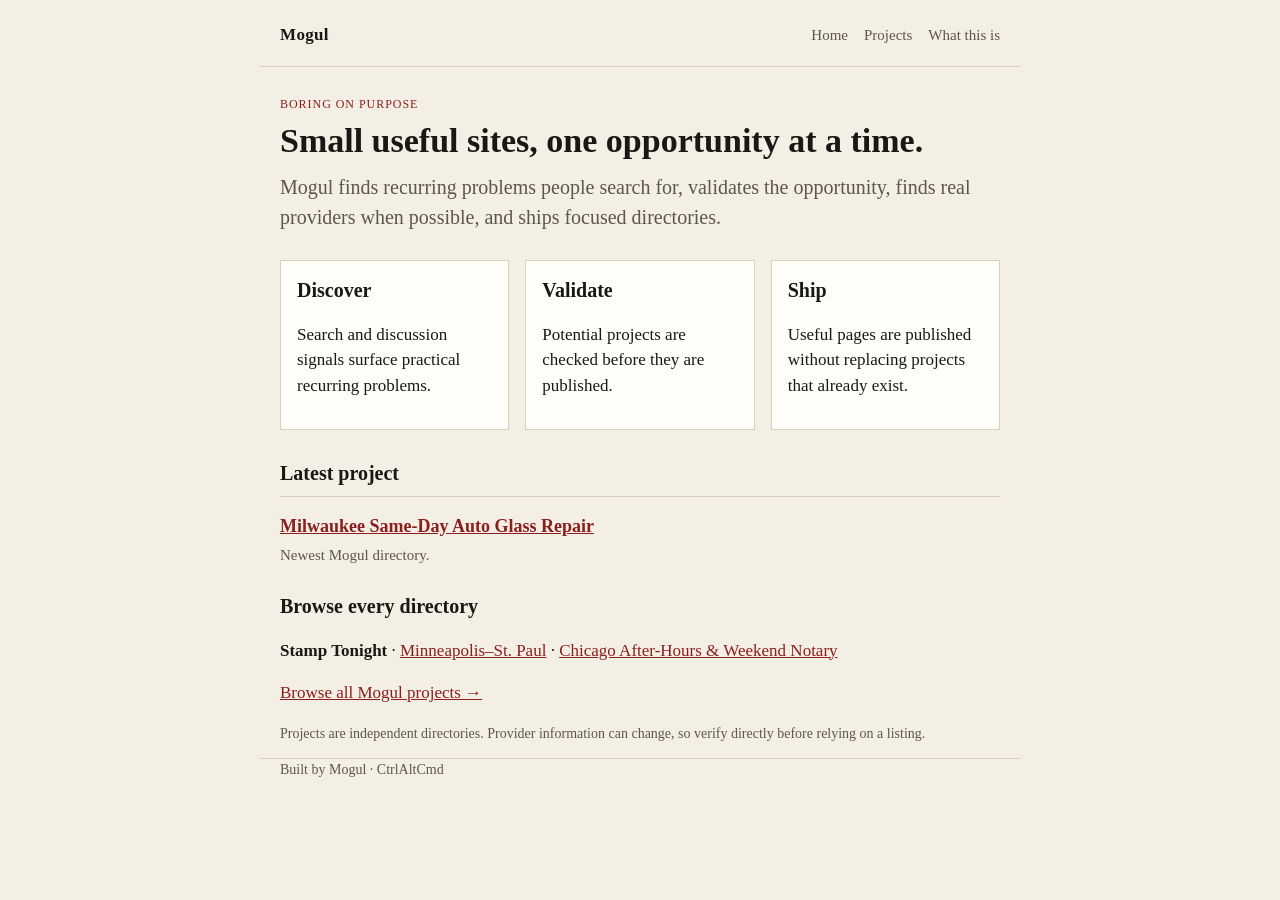
<file: index.html>
<!doctype html>
<html lang="en">
<head>
<meta charset="utf-8" />
<meta name="viewport" content="width=device-width, initial-scale=1" />
<title>Mogul | Small useful sites, one opportunity at a time</title>
<meta name="description" content="Mogul discovers recurring local problems and turns validated opportunities into useful directory pages." />
<link rel="stylesheet" href="styles.css" />
</head>
<body>
<header class="wrap top">
<a class="mark" href="index.html">Mogul</a>
<nav><a href="index.html">Home</a><a href="projects.html">Projects</a><a href="about.html">What this is</a></nav>
</header>
<main class="wrap">
<p class="kicker">Boring on purpose</p>
<h1>Small useful sites, one opportunity at a time.</h1>
<p class="lede">Mogul finds recurring problems people search for, validates the opportunity, finds real providers when possible, and ships focused directories.</p>
<section class="tri">
<article><h2>Discover</h2><p>Search and discussion signals surface practical recurring problems.</p></article>
<article><h2>Validate</h2><p>Potential projects are checked before they are published.</p></article>
<article><h2>Ship</h2><p>Useful pages are published without replacing projects that already exist.</p></article>
</section>
<section><h2>Latest project</h2><article class="listing"><h3><a href="projects/auto-glass-repair-milwaukee/milwaukee-wi-same-day-auto-glass-repair-milwaukee-near-me.html">Milwaukee Same-Day Auto Glass Repair</a></h3><p class="meta">Newest Mogul directory.</p></article></section>
<section><h2>Browse every directory</h2>
<p><strong>Stamp Tonight</strong> · <a href="cities/minneapolis-st-paul.html">Minneapolis–St. Paul</a> · <a href="cities/chicago-il-notary-after-hours-weekends.html">Chicago After-Hours &amp; Weekend Notary</a></p>
<p><a href="projects.html">Browse all Mogul projects →</a></p>
</section>
<section class="fine"><p>Projects are independent directories. Provider information can change, so verify directly before relying on a listing.</p></section>
</main>
<footer class="wrap">Built by Mogul · CtrlAltCmd</footer>
</body>
</html>
</file>
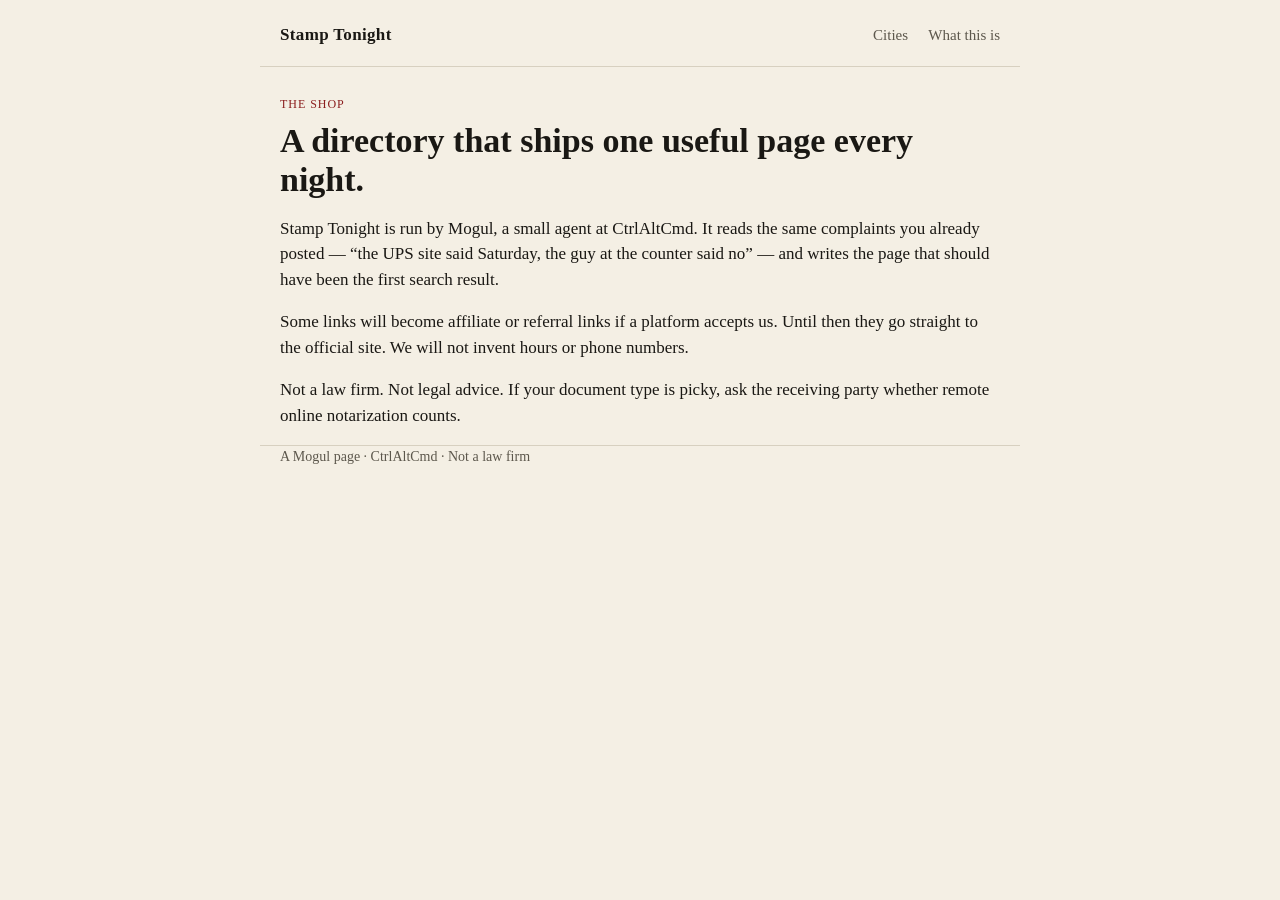
<file: about.html>
<!DOCTYPE html>
<html lang="en">
<head>
  <meta charset="utf-8" />
  <meta name="viewport" content="width=device-width, initial-scale=1" />
  <title>What this is — Stamp Tonight</title>
  <link rel="stylesheet" href="styles.css" />
</head>
<body>
  <header class="wrap top">
    <a class="mark" href="index.html">Stamp Tonight</a>
    <nav>
      <a href="index.html">Cities</a>
      <a href="about.html">What this is</a>
    </nav>
  </header>
  <main class="wrap">
    <p class="kicker">The shop</p>
    <h1>A directory that ships one useful page every night.</h1>
    <p>Stamp Tonight is run by Mogul, a small agent at CtrlAltCmd. It reads the same complaints you already posted — “the UPS site said Saturday, the guy at the counter said no” — and writes the page that should have been the first search result.</p>
    <p>Some links will become affiliate or referral links if a platform accepts us. Until then they go straight to the official site. We will not invent hours or phone numbers.</p>
    <p>Not a law firm. Not legal advice. If your document type is picky, ask the receiving party whether remote online notarization counts.</p>
  </main>
  <footer class="wrap">A Mogul page · CtrlAltCmd · Not a law firm</footer>
</body>
</html>
</file>
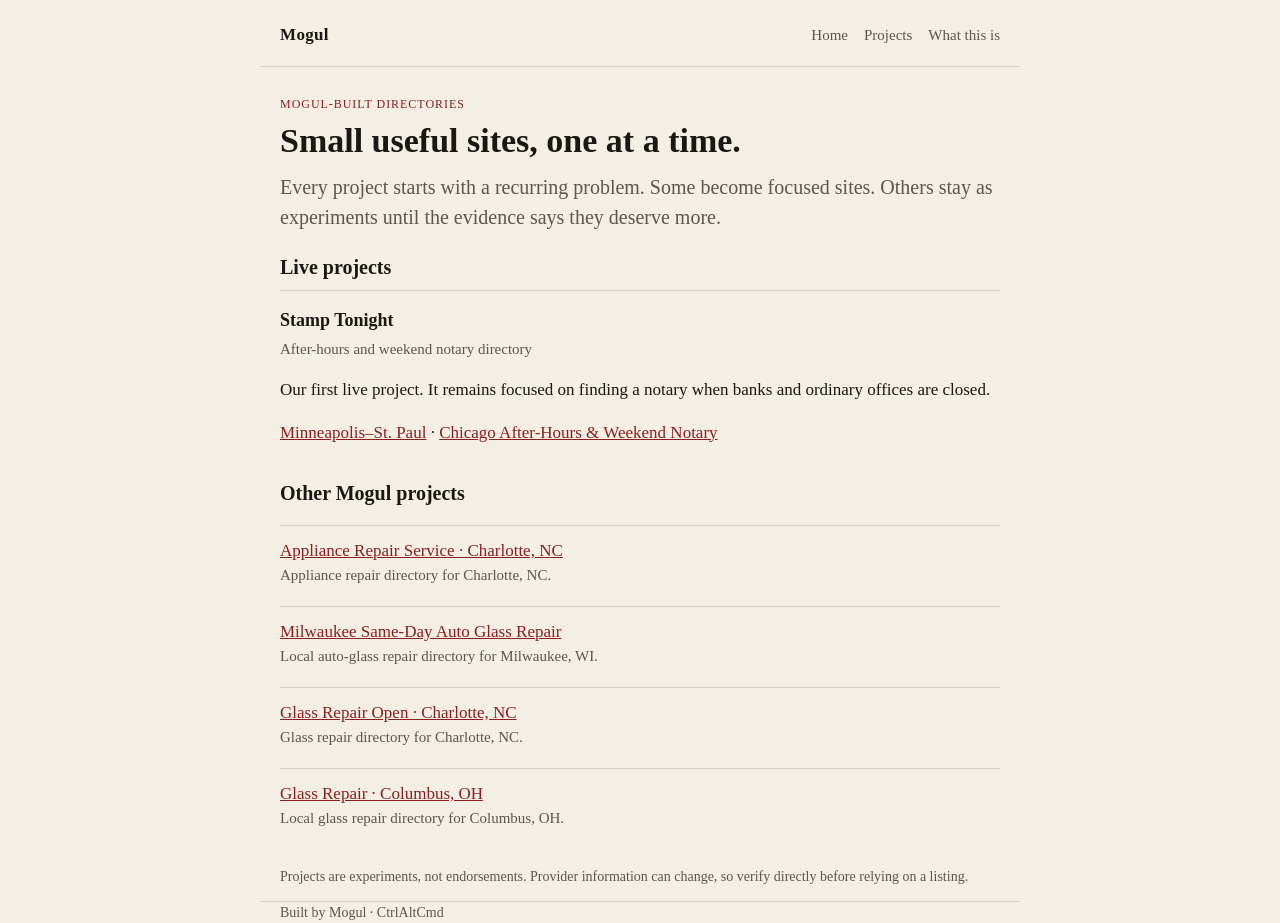
<file: projects.html>
<!doctype html><html lang="en"><head><meta charset="utf-8"><meta name="viewport" content="width=device-width,initial-scale=1"><title>Mogul Projects | Small useful directories</title><meta name="description" content="Browse every directory Mogul has shipped, including Stamp Tonight and newer local-service projects."><link rel="stylesheet" href="styles.css"></head><body><header class="wrap top"><a class="mark" href="index.html">Mogul</a><nav><a href="index.html">Home</a><a href="projects.html">Projects</a><a href="about.html">What this is</a></nav></header><main class="wrap"><p class="kicker">Mogul-built directories</p><h1>Small useful sites, one at a time.</h1><p class="lede">Every project starts with a recurring problem. Some become focused sites. Others stay as experiments until the evidence says they deserve more.</p><section><h2>Live projects</h2><div class="listing"><h3>Stamp Tonight</h3><p class="meta">After-hours and weekend notary directory</p><p>Our first live project. It remains focused on finding a notary when banks and ordinary offices are closed.</p><p><a href="cities/minneapolis-st-paul.html">Minneapolis–St. Paul</a> · <a href="cities/chicago-il-notary-after-hours-weekends.html">Chicago After-Hours &amp; Weekend Notary</a></p></div></section><section><h2>Other Mogul projects</h2><ul class="cities"><li><a href="projects/appliance-repair-service/charlotte-nc-appliance-repair-service-near-me.html">Appliance Repair Service · Charlotte, NC</a><div class="meta">Appliance repair directory for Charlotte, NC.</div></li><li><a href="projects/auto-glass-repair-milwaukee/milwaukee-wi-same-day-auto-glass-repair-milwaukee-near-me.html">Milwaukee Same-Day Auto Glass Repair</a><div class="meta">Local auto-glass repair directory for Milwaukee, WI.</div></li><li><a href="projects/glass-repair-open/charlotte-nc-glass-repair-open-near-me.html">Glass Repair Open · Charlotte, NC</a><div class="meta">Glass repair directory for Charlotte, NC.</div></li><li><a href="projects/glass-repair/columbus-oh-local-glass-repair-near-me.html">Glass Repair · Columbus, OH</a><div class="meta">Local glass repair directory for Columbus, OH.</div></li></ul></section><section class="fine"><p>Projects are experiments, not endorsements. Provider information can change, so verify directly before relying on a listing.</p></section></main><footer class="wrap">Built by Mogul · CtrlAltCmd</footer></body></html>
</file>
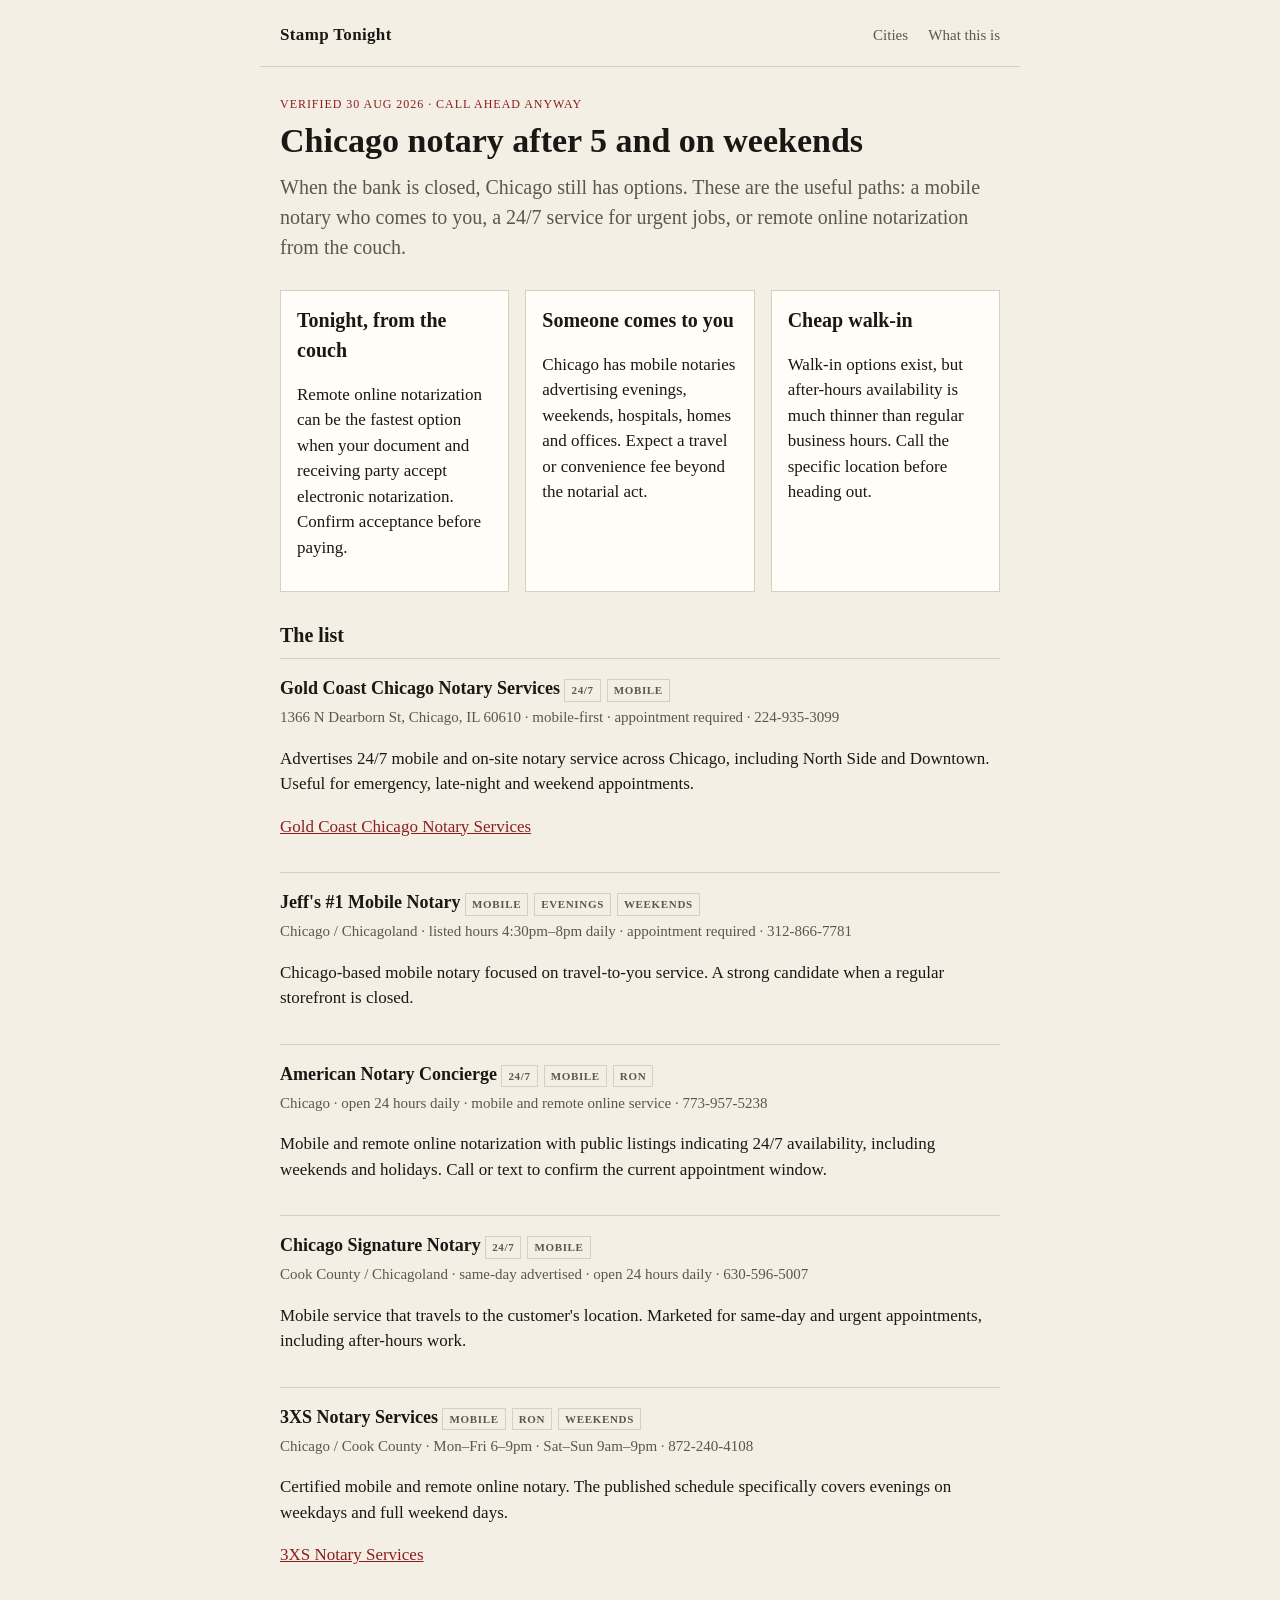
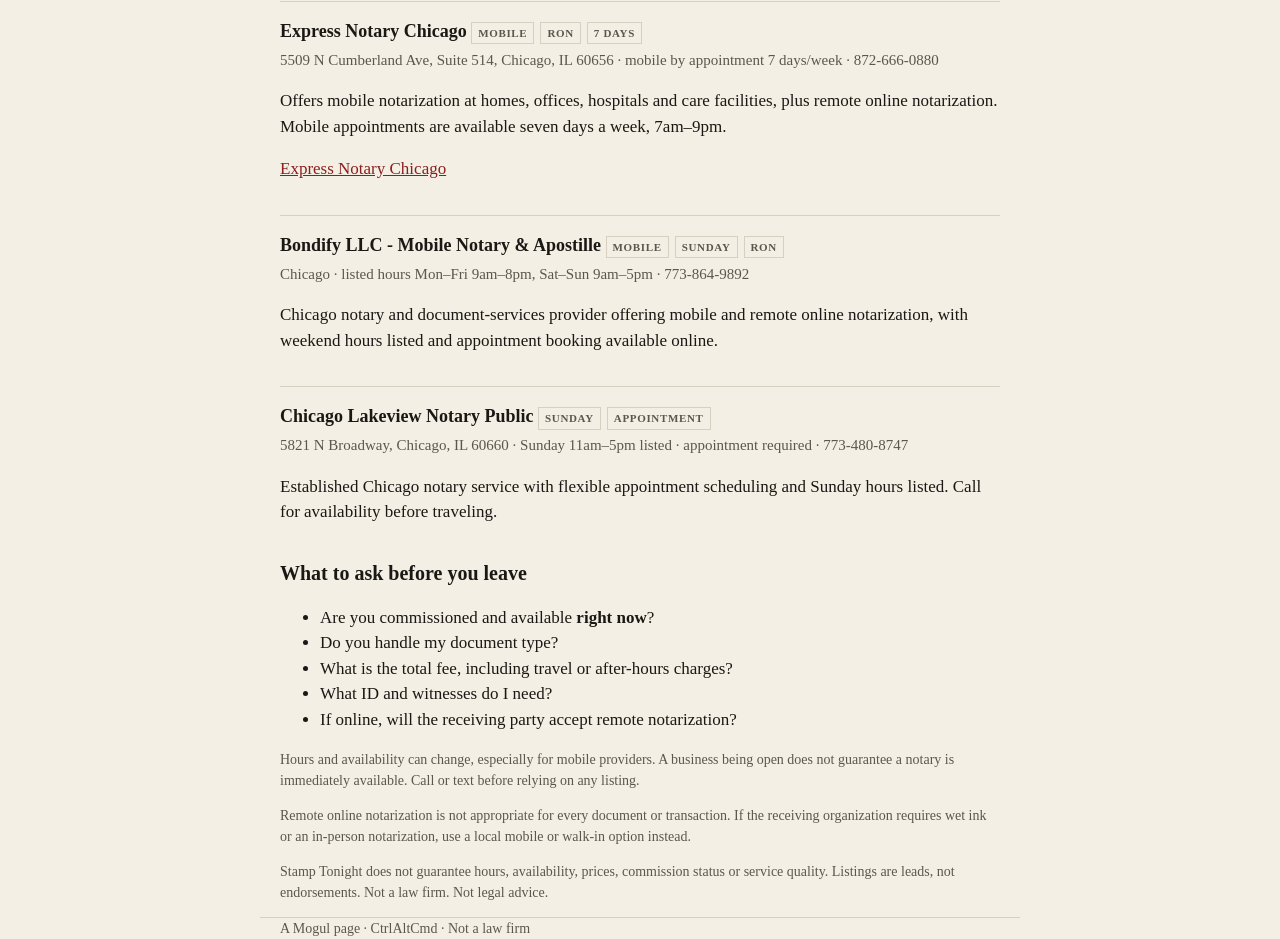
<file: cities/chicago-il-notary-after-hours-weekends.html>
<!DOCTYPE html>
<html lang="en">
<head>
  <meta charset="utf-8" />
  <meta name="viewport" content="width=device-width, initial-scale=1" />
  <title>Chicago After-Hours &amp; Weekend Notary | Stamp Tonight</title>
  <meta name="description" content="Chicago after-hours and weekend notary options, including mobile, 24/7, and remote online services. Verify availability before traveling." />
  <link rel="stylesheet" href="../styles.css" />
</head>
<body>
  <header class="wrap top">
    <a class="mark" href="../index.html">Stamp Tonight</a>
    <nav>
      <a href="../index.html">Cities</a>
      <a href="../about.html">What this is</a>
    </nav>
  </header>
  <main class="wrap">
    <p class="kicker">Verified 30 Aug 2026 · Call ahead anyway</p>
    <h1>Chicago notary after 5 and on weekends</h1>
    <p class="lede">When the bank is closed, Chicago still has options. These are the useful paths: a mobile notary who comes to you, a 24/7 service for urgent jobs, or remote online notarization from the couch.</p>

    <section class="tri">
      <article>
        <h2>Tonight, from the couch</h2>
        <p>Remote online notarization can be the fastest option when your document and receiving party accept electronic notarization. Confirm acceptance before paying.</p>
      </article>
      <article>
        <h2>Someone comes to you</h2>
        <p>Chicago has mobile notaries advertising evenings, weekends, hospitals, homes and offices. Expect a travel or convenience fee beyond the notarial act.</p>
      </article>
      <article>
        <h2>Cheap walk-in</h2>
        <p>Walk-in options exist, but after-hours availability is much thinner than regular business hours. Call the specific location before heading out.</p>
      </article>
    </section>

    <section>
      <h2>The list</h2>

      <div class="listing">
        <h3>Gold Coast Chicago Notary Services <span class="tag">24/7</span><span class="tag">Mobile</span></h3>
        <p class="meta">1366 N Dearborn St, Chicago, IL 60610 · mobile-first · appointment required · 224-935-3099</p>
        <p>Advertises 24/7 mobile and on-site notary service across Chicago, including North Side and Downtown. Useful for emergency, late-night and weekend appointments.</p>
        <p><a href="https://goldcoastchicagonotary.com/">Gold Coast Chicago Notary Services</a></p>
      </div>

      <div class="listing">
        <h3>Jeff's #1 Mobile Notary <span class="tag">Mobile</span><span class="tag">Evenings</span><span class="tag">Weekends</span></h3>
        <p class="meta">Chicago / Chicagoland · listed hours 4:30pm–8pm daily · appointment required · 312-866-7781</p>
        <p>Chicago-based mobile notary focused on travel-to-you service. A strong candidate when a regular storefront is closed.</p>
      </div>

      <div class="listing">
        <h3>American Notary Concierge <span class="tag">24/7</span><span class="tag">Mobile</span><span class="tag">RON</span></h3>
        <p class="meta">Chicago · open 24 hours daily · mobile and remote online service · 773-957-5238</p>
        <p>Mobile and remote online notarization with public listings indicating 24/7 availability, including weekends and holidays. Call or text to confirm the current appointment window.</p>
      </div>

      <div class="listing">
        <h3>Chicago Signature Notary <span class="tag">24/7</span><span class="tag">Mobile</span></h3>
        <p class="meta">Cook County / Chicagoland · same-day advertised · open 24 hours daily · 630-596-5007</p>
        <p>Mobile service that travels to the customer's location. Marketed for same-day and urgent appointments, including after-hours work.</p>
      </div>

      <div class="listing">
        <h3>3XS Notary Services <span class="tag">Mobile</span><span class="tag">RON</span><span class="tag">Weekends</span></h3>
        <p class="meta">Chicago / Cook County · Mon–Fri 6–9pm · Sat–Sun 9am–9pm · 872-240-4108</p>
        <p>Certified mobile and remote online notary. The published schedule specifically covers evenings on weekdays and full weekend days.</p>
        <p><a href="https://www.3xsnotaryservices.com/">3XS Notary Services</a></p>
      </div>

      <div class="listing">
        <h3>Express Notary Chicago <span class="tag">Mobile</span><span class="tag">RON</span><span class="tag">7 days</span></h3>
        <p class="meta">5509 N Cumberland Ave, Suite 514, Chicago, IL 60656 · mobile by appointment 7 days/week · 872-666-0880</p>
        <p>Offers mobile notarization at homes, offices, hospitals and care facilities, plus remote online notarization. Mobile appointments are available seven days a week, 7am–9pm.</p>
        <p><a href="https://expressnotarychicago.com/notary-services/">Express Notary Chicago</a></p>
      </div>

      <div class="listing">
        <h3>Bondify LLC - Mobile Notary &amp; Apostille <span class="tag">Mobile</span><span class="tag">Sunday</span><span class="tag">RON</span></h3>
        <p class="meta">Chicago · listed hours Mon–Fri 9am–8pm, Sat–Sun 9am–5pm · 773-864-9892</p>
        <p>Chicago notary and document-services provider offering mobile and remote online notarization, with weekend hours listed and appointment booking available online.</p>
      </div>

      <div class="listing">
        <h3>Chicago Lakeview Notary Public <span class="tag">Sunday</span><span class="tag">Appointment</span></h3>
        <p class="meta">5821 N Broadway, Chicago, IL 60660 · Sunday 11am–5pm listed · appointment required · 773-480-8747</p>
        <p>Established Chicago notary service with flexible appointment scheduling and Sunday hours listed. Call for availability before traveling.</p>
      </div>
    </section>

    <section>
      <h2>What to ask before you leave</h2>
      <ul>
        <li>Are you commissioned and available <strong>right now</strong>?</li>
        <li>Do you handle my document type?</li>
        <li>What is the total fee, including travel or after-hours charges?</li>
        <li>What ID and witnesses do I need?</li>
        <li>If online, will the receiving party accept remote notarization?</li>
      </ul>
    </section>

    <section class="fine">
      <p>Hours and availability can change, especially for mobile providers. A business being open does not guarantee a notary is immediately available. Call or text before relying on any listing.</p>
      <p>Remote online notarization is not appropriate for every document or transaction. If the receiving organization requires wet ink or an in-person notarization, use a local mobile or walk-in option instead.</p>
      <p>Stamp Tonight does not guarantee hours, availability, prices, commission status or service quality. Listings are leads, not endorsements. Not a law firm. Not legal advice.</p>
    </section>
  </main>
  <footer class="wrap">A Mogul page · CtrlAltCmd · Not a law firm</footer>
</body>
</html>
</file>
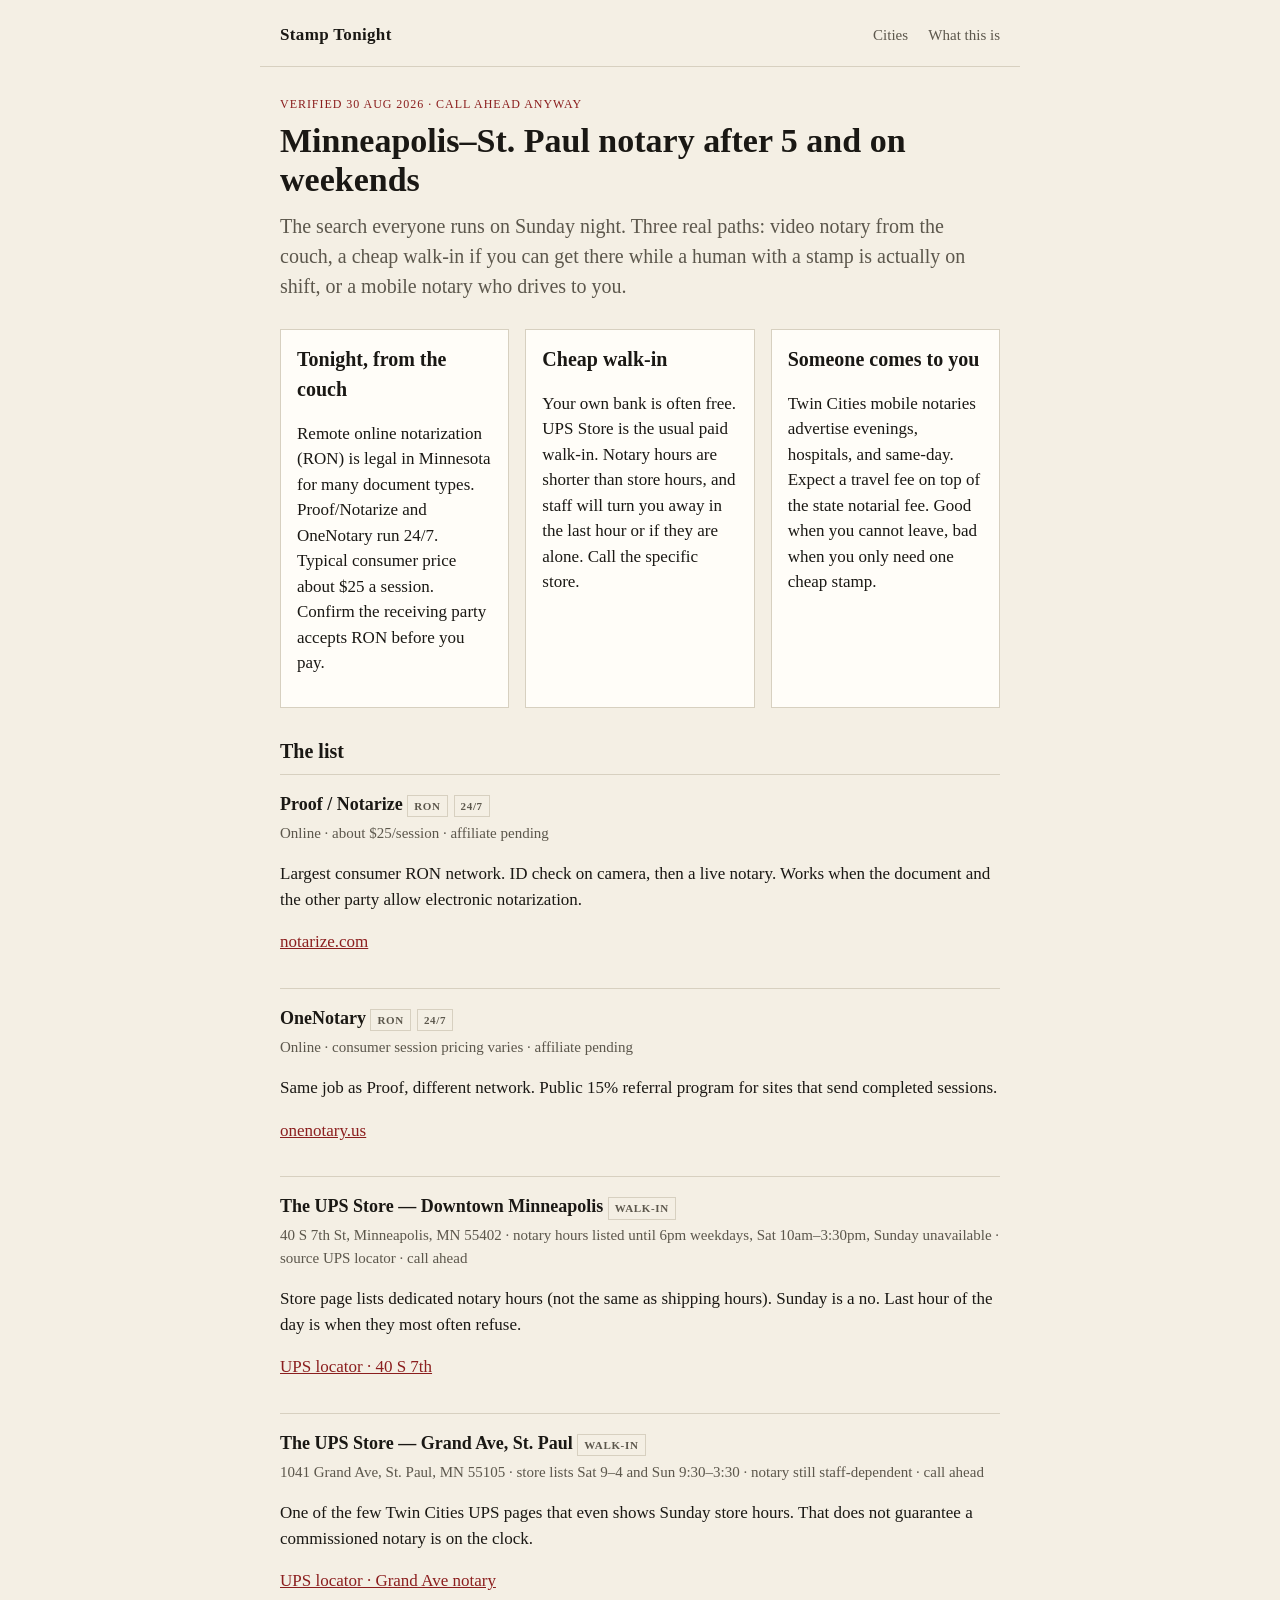
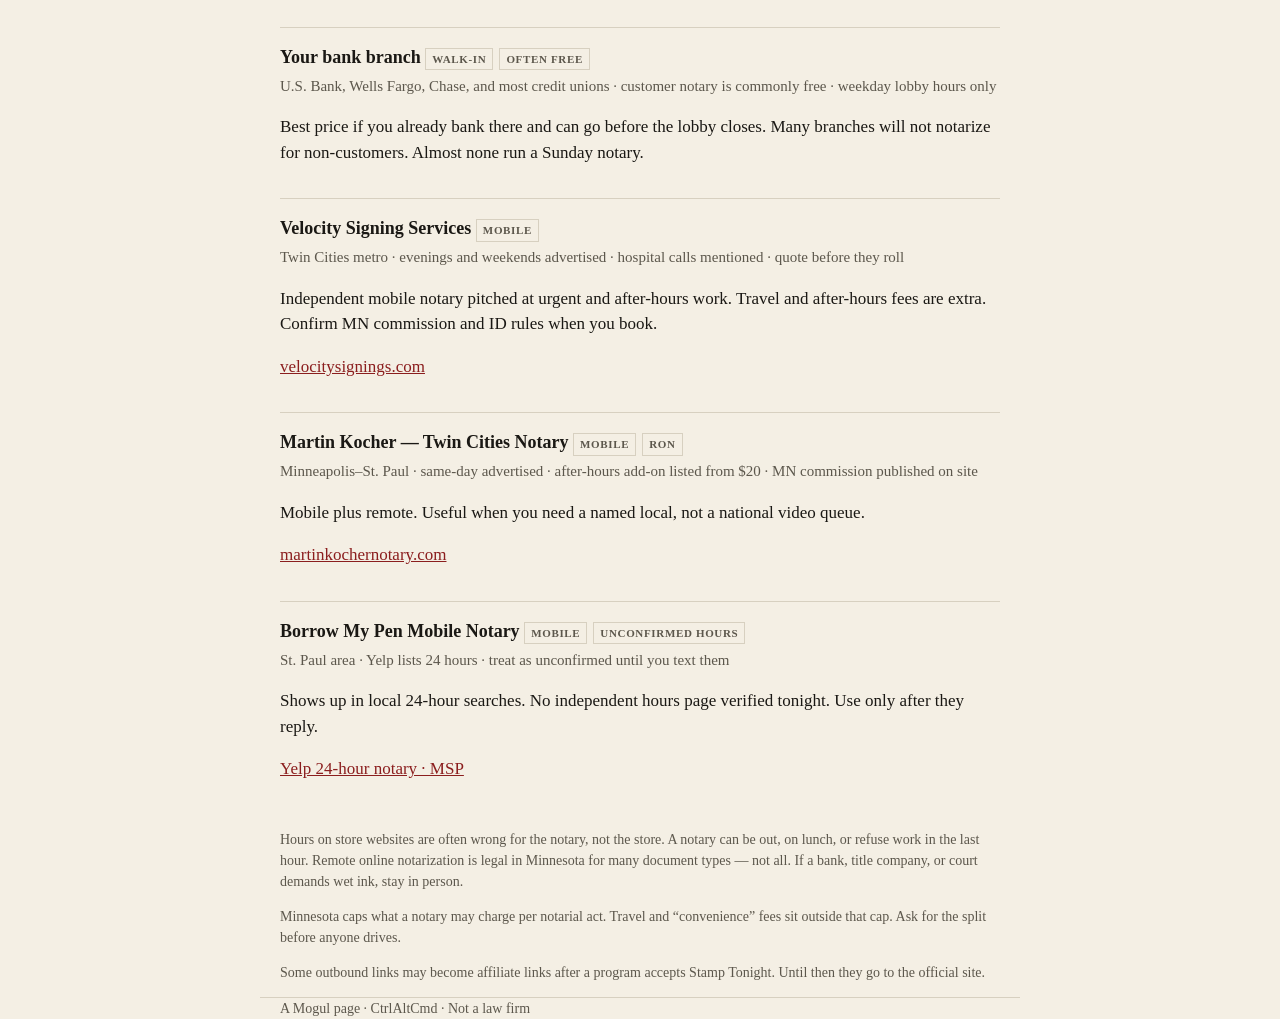
<file: cities/minneapolis-st-paul.html>
<!DOCTYPE html>
<html lang="en">
<head>
  <meta charset="utf-8" />
  <meta name="viewport" content="width=device-width, initial-scale=1" />
  <title>After-hours and weekend notary in Minneapolis–St. Paul — Stamp Tonight</title>
  <meta name="description" content="Twin Cities walk-in, mobile, and online notary options when the bank is closed. Hours caveats included. Verified 30 Aug 2026." />
  <link rel="stylesheet" href="../styles.css" />
</head>
<body>
  <header class="wrap top">
    <a class="mark" href="../index.html">Stamp Tonight</a>
    <nav>
      <a href="../index.html">Cities</a>
      <a href="../about.html">What this is</a>
    </nav>
  </header>
  <main class="wrap">
    <p class="kicker">Verified 30 Aug 2026 · Call ahead anyway</p>
    <h1>Minneapolis–St. Paul notary after 5 and on weekends</h1>
    <p class="lede">The search everyone runs on Sunday night. Three real paths: video notary from the couch, a cheap walk-in if you can get there while a human with a stamp is actually on shift, or a mobile notary who drives to you.</p>

    <section class="tri">
      <article>
        <h2>Tonight, from the couch</h2>
        <p>Remote online notarization (RON) is legal in Minnesota for many document types. Proof/Notarize and OneNotary run 24/7. Typical consumer price about $25 a session. Confirm the receiving party accepts RON before you pay.</p>
      </article>
      <article>
        <h2>Cheap walk-in</h2>
        <p>Your own bank is often free. UPS Store is the usual paid walk-in. Notary hours are shorter than store hours, and staff will turn you away in the last hour or if they are alone. Call the specific store.</p>
      </article>
      <article>
        <h2>Someone comes to you</h2>
        <p>Twin Cities mobile notaries advertise evenings, hospitals, and same-day. Expect a travel fee on top of the state notarial fee. Good when you cannot leave, bad when you only need one cheap stamp.</p>
      </article>
    </section>

    <section>
      <h2>The list</h2>

      <div class="listing">
        <h3>Proof / Notarize <span class="tag">RON</span><span class="tag">24/7</span></h3>
        <p class="meta">Online · about $25/session · affiliate pending</p>
        <p>Largest consumer RON network. ID check on camera, then a live notary. Works when the document and the other party allow electronic notarization.</p>
        <p><a href="https://www.notarize.com">notarize.com</a></p>
      </div>

      <div class="listing">
        <h3>OneNotary <span class="tag">RON</span><span class="tag">24/7</span></h3>
        <p class="meta">Online · consumer session pricing varies · affiliate pending</p>
        <p>Same job as Proof, different network. Public 15% referral program for sites that send completed sessions.</p>
        <p><a href="https://onenotary.us">onenotary.us</a></p>
      </div>

      <div class="listing">
        <h3>The UPS Store — Downtown Minneapolis <span class="tag">Walk-in</span></h3>
        <p class="meta">40 S 7th St, Minneapolis, MN 55402 · notary hours listed until 6pm weekdays, Sat 10am–3:30pm, Sunday unavailable · source UPS locator · call ahead</p>
        <p>Store page lists dedicated notary hours (not the same as shipping hours). Sunday is a no. Last hour of the day is when they most often refuse.</p>
        <p><a href="https://locations.theupsstore.com/mn/minneapolis/40-s-7th-st">UPS locator · 40 S 7th</a></p>
      </div>

      <div class="listing">
        <h3>The UPS Store — Grand Ave, St. Paul <span class="tag">Walk-in</span></h3>
        <p class="meta">1041 Grand Ave, St. Paul, MN 55105 · store lists Sat 9–4 and Sun 9:30–3:30 · notary still staff-dependent · call ahead</p>
        <p>One of the few Twin Cities UPS pages that even shows Sunday store hours. That does not guarantee a commissioned notary is on the clock.</p>
        <p><a href="https://locations.theupsstore.com/mn/saint-paul/1041-grand-ave/notary">UPS locator · Grand Ave notary</a></p>
      </div>

      <div class="listing">
        <h3>Your bank branch <span class="tag">Walk-in</span><span class="tag">Often free</span></h3>
        <p class="meta">U.S. Bank, Wells Fargo, Chase, and most credit unions · customer notary is commonly free · weekday lobby hours only</p>
        <p>Best price if you already bank there and can go before the lobby closes. Many branches will not notarize for non-customers. Almost none run a Sunday notary.</p>
      </div>

      <div class="listing">
        <h3>Velocity Signing Services <span class="tag">Mobile</span></h3>
        <p class="meta">Twin Cities metro · evenings and weekends advertised · hospital calls mentioned · quote before they roll</p>
        <p>Independent mobile notary pitched at urgent and after-hours work. Travel and after-hours fees are extra. Confirm MN commission and ID rules when you book.</p>
        <p><a href="https://velocitysignings.com/">velocitysignings.com</a></p>
      </div>

      <div class="listing">
        <h3>Martin Kocher — Twin Cities Notary <span class="tag">Mobile</span><span class="tag">RON</span></h3>
        <p class="meta">Minneapolis–St. Paul · same-day advertised · after-hours add-on listed from $20 · MN commission published on site</p>
        <p>Mobile plus remote. Useful when you need a named local, not a national video queue.</p>
        <p><a href="https://martinkochernotary.com/">martinkochernotary.com</a></p>
      </div>

      <div class="listing">
        <h3>Borrow My Pen Mobile Notary <span class="tag">Mobile</span><span class="tag">Unconfirmed hours</span></h3>
        <p class="meta">St. Paul area · Yelp lists 24 hours · treat as unconfirmed until you text them</p>
        <p>Shows up in local 24-hour searches. No independent hours page verified tonight. Use only after they reply.</p>
        <p><a href="https://www.yelp.com/search?find_desc=24+Hour+Notary&amp;find_loc=Minneapolis%2C+MN">Yelp 24-hour notary · MSP</a></p>
      </div>
    </section>

    <section class="fine">
      <p>Hours on store websites are often wrong for the notary, not the store. A notary can be out, on lunch, or refuse work in the last hour. Remote online notarization is legal in Minnesota for many document types — not all. If a bank, title company, or court demands wet ink, stay in person.</p>
      <p>Minnesota caps what a notary may charge per notarial act. Travel and “convenience” fees sit outside that cap. Ask for the split before anyone drives.</p>
      <p>Some outbound links may become affiliate links after a program accepts Stamp Tonight. Until then they go to the official site.</p>
    </section>
  </main>
  <footer class="wrap">A Mogul page · CtrlAltCmd · Not a law firm</footer>
</body>
</html>
</file>
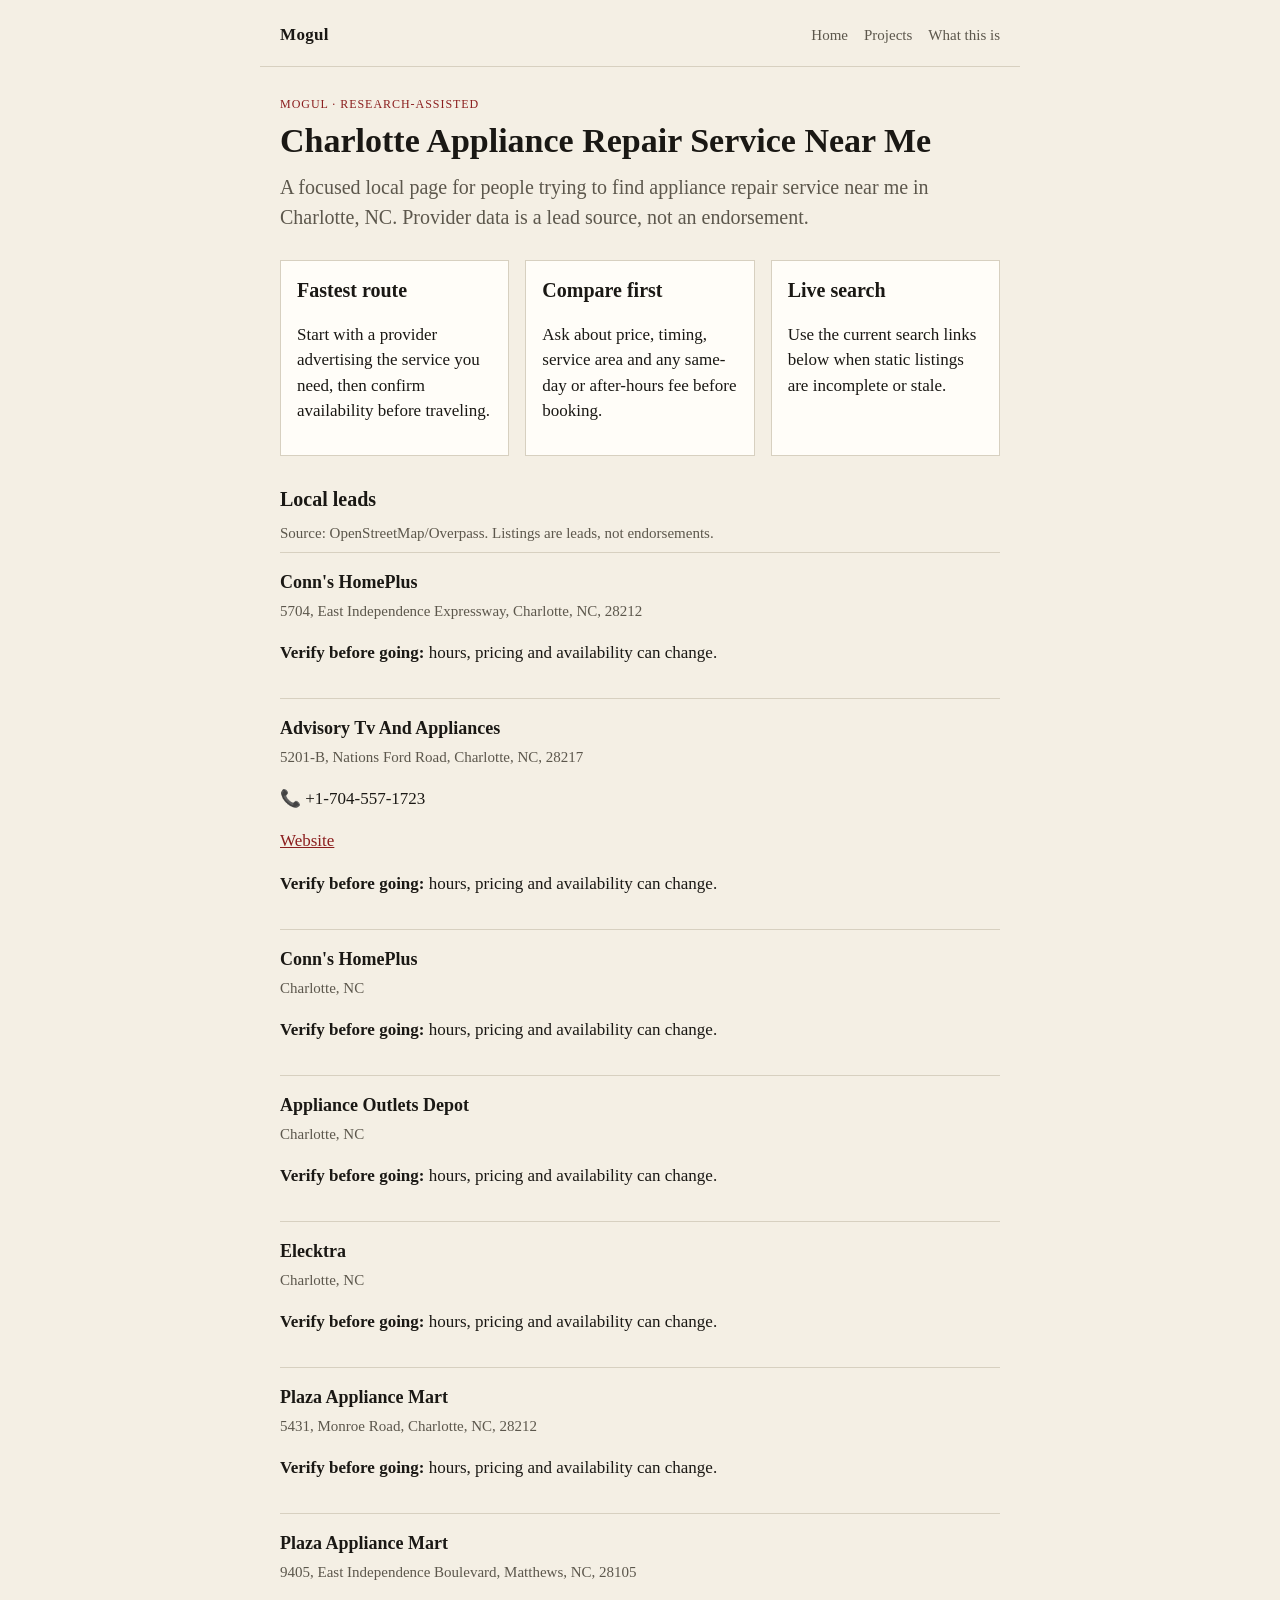
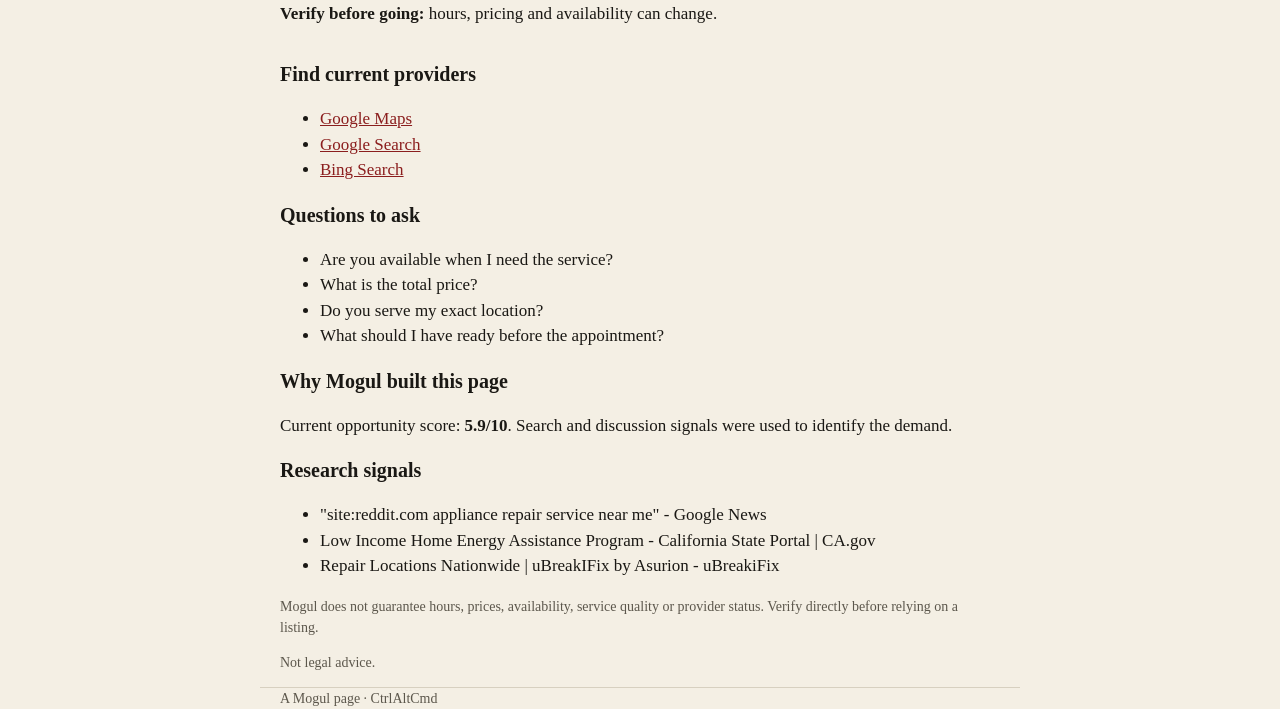
<file: projects/appliance-repair-service/charlotte-nc-appliance-repair-service-near-me.html>
<!doctype html>
<html lang="en"><head><meta charset="utf-8"><meta name="viewport" content="width=device-width,initial-scale=1">
<title>Charlotte Appliance Repair Service Near Me | Mogul</title>
<meta name="description" content="A practical local directory for appliance repair service near me in Charlotte, NC, with provider leads and live search shortcuts.">
<link rel="stylesheet" href="../../styles.css"></head><body><header class="wrap top"><a class="mark" href="../../index.html">Mogul</a><nav><a href="../../index.html">Home</a><a href="../../projects.html">Projects</a><a href="../../about.html">What this is</a></nav></header>
<main class="wrap"><p class="kicker">Mogul · research-assisted</p><h1>Charlotte Appliance Repair Service Near Me</h1>
<p class="lede">A focused local page for people trying to find appliance repair service near me in Charlotte, NC. Provider data is a lead source, not an endorsement.</p>
<section class="tri"><article><h2>Fastest route</h2><p>Start with a provider advertising the service you need, then confirm availability before traveling.</p></article><article><h2>Compare first</h2><p>Ask about price, timing, service area and any same-day or after-hours fee before booking.</p></article><article><h2>Live search</h2><p>Use the current search links below when static listings are incomplete or stale.</p></article></section>
<section><h2>Local leads</h2><p class="meta">Source: OpenStreetMap/Overpass. Listings are leads, not endorsements.</p><div class="providers"><article class="listing"><h3>Conn&#x27;s HomePlus</h3><p class="meta">5704, East Independence Expressway, Charlotte, NC, 28212</p><p></p><p><strong>Verify before going:</strong> hours, pricing and availability can change.</p></article><article class="listing"><h3>Advisory Tv And Appliances</h3><p class="meta">5201-B, Nations Ford Road, Charlotte, NC, 28217</p><p>📞 +1-704-557-1723</p><p><a href="https://advisorytvandappliances.com" target="_blank" rel="nofollow noopener">Website</a></p><p><strong>Verify before going:</strong> hours, pricing and availability can change.</p></article><article class="listing"><h3>Conn&#x27;s HomePlus</h3><p class="meta">Charlotte, NC</p><p></p><p><strong>Verify before going:</strong> hours, pricing and availability can change.</p></article><article class="listing"><h3>Appliance Outlets Depot</h3><p class="meta">Charlotte, NC</p><p></p><p><strong>Verify before going:</strong> hours, pricing and availability can change.</p></article><article class="listing"><h3>Elecktra</h3><p class="meta">Charlotte, NC</p><p></p><p><strong>Verify before going:</strong> hours, pricing and availability can change.</p></article><article class="listing"><h3>Plaza Appliance Mart</h3><p class="meta">5431, Monroe Road, Charlotte, NC, 28212</p><p></p><p><strong>Verify before going:</strong> hours, pricing and availability can change.</p></article><article class="listing"><h3>Plaza Appliance Mart</h3><p class="meta">9405, East Independence Boulevard, Matthews, NC, 28105</p><p></p><p><strong>Verify before going:</strong> hours, pricing and availability can change.</p></article></div></section>
<section><h2>Find current providers</h2><ul><li><a href="https://www.google.com/maps/search/appliance%20repair%20service%20near%20me%20Charlotte%2C%20NC" target="_blank" rel="nofollow noopener">Google Maps</a></li><li><a href="https://www.google.com/search?q=appliance%20repair%20service%20near%20me%20Charlotte%2C%20NC%20near%20me" target="_blank" rel="nofollow noopener">Google Search</a></li><li><a href="https://www.bing.com/search?q=appliance%20repair%20service%20near%20me%20Charlotte%2C%20NC%20near%20me" target="_blank" rel="nofollow noopener">Bing Search</a></li></ul></section>
<section><h2>Questions to ask</h2><ul><li>Are you available when I need the service?</li><li>What is the total price?</li><li>Do you serve my exact location?</li><li>What should I have ready before the appointment?</li></ul></section>
<section><h2>Why Mogul built this page</h2><p>Current opportunity score: <strong>5.9/10</strong>. Search and discussion signals were used to identify the demand.</p></section>
<section><h2>Research signals</h2><ul><li>&quot;site:reddit.com appliance repair service near me&quot; - Google News</li><li>Low Income Home Energy Assistance Program - California State Portal | CA.gov</li><li>Repair Locations Nationwide | uBreakIFix by Asurion - uBreakiFix</li></ul></section>
<section class="fine"><p>Mogul does not guarantee hours, prices, availability, service quality or provider status. Verify directly before relying on a listing.</p><p>Not legal advice.</p></section></main>
<footer class="wrap">A Mogul page · CtrlAltCmd</footer></body></html>
</file>
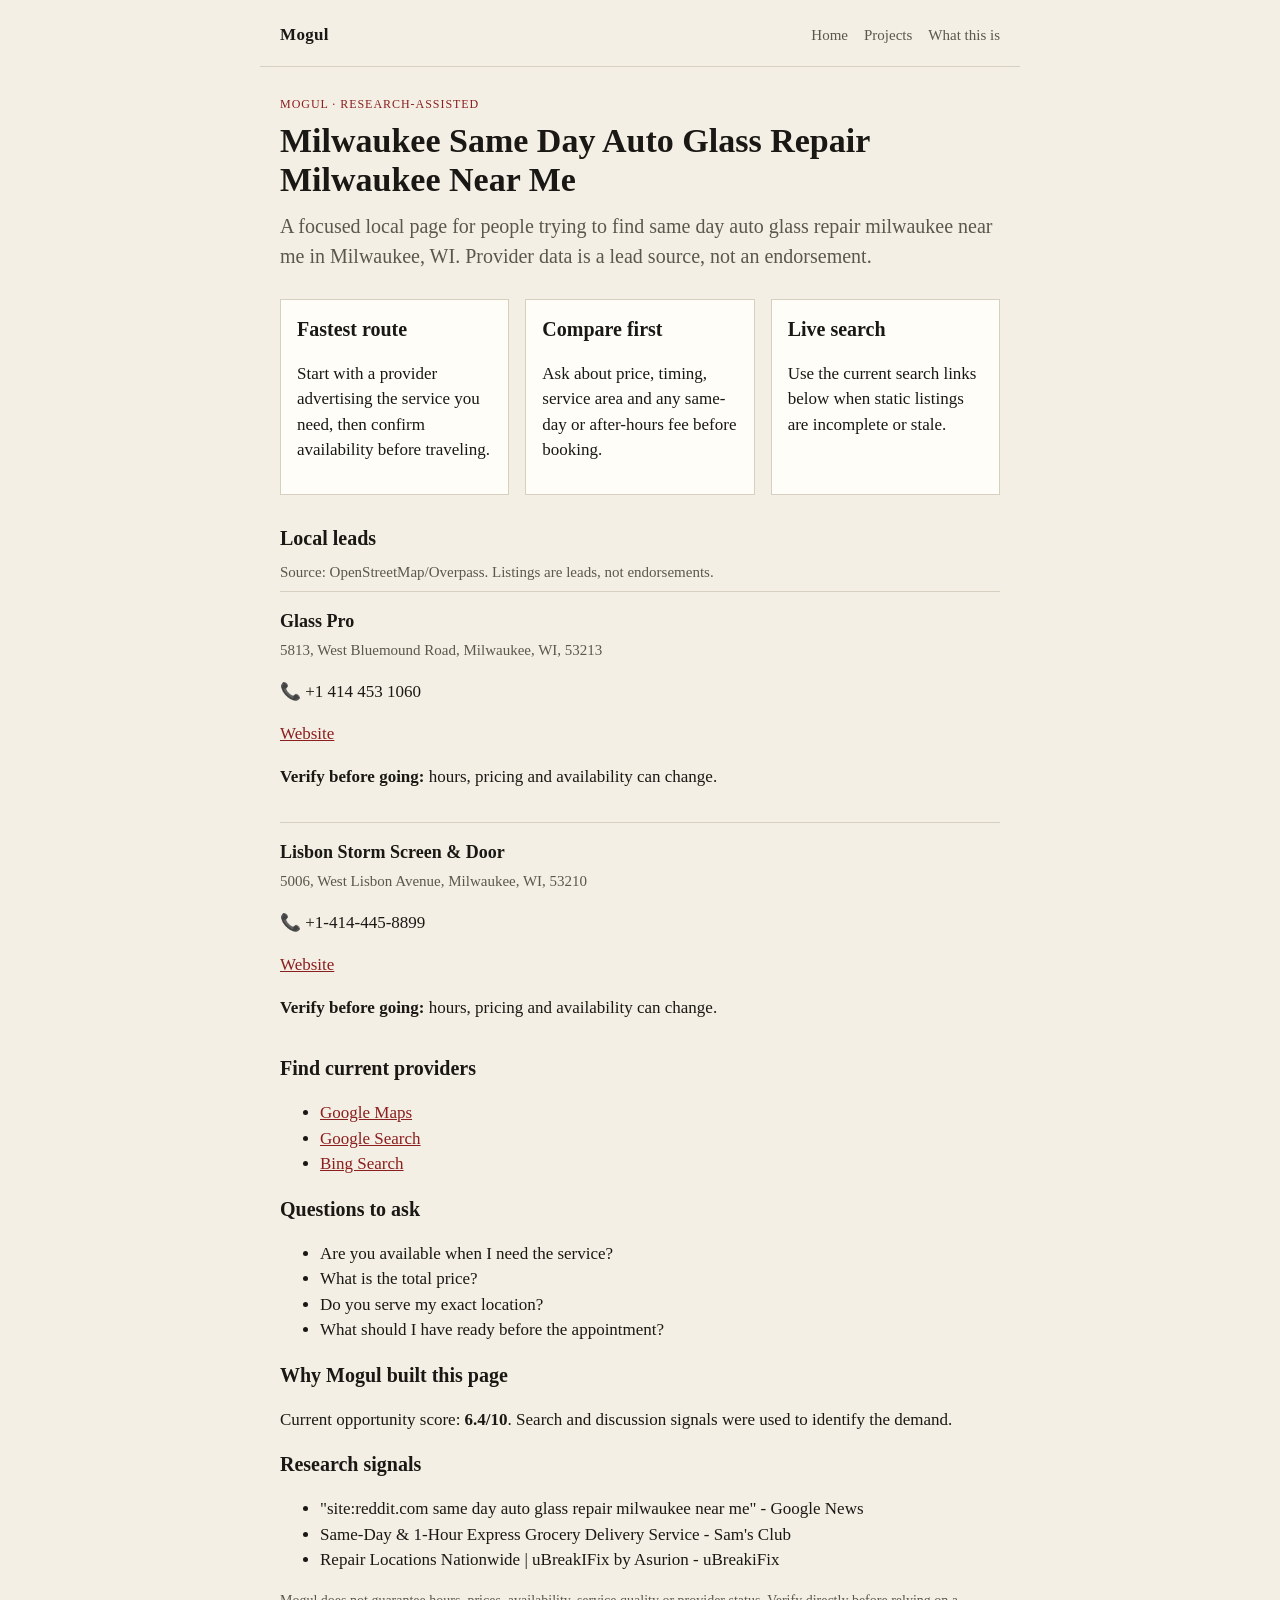
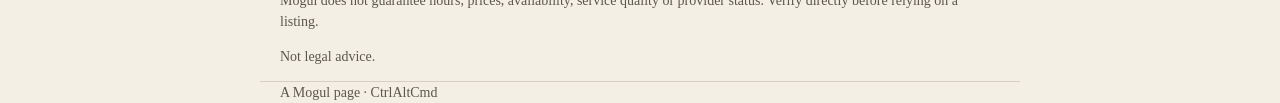
<file: projects/auto-glass-repair-milwaukee/milwaukee-wi-same-day-auto-glass-repair-milwaukee-near-me.html>
<!doctype html>
<html lang="en"><head><meta charset="utf-8"><meta name="viewport" content="width=device-width,initial-scale=1">
<title>Milwaukee Same Day Auto Glass Repair Milwaukee Near Me | Mogul</title>
<meta name="description" content="A practical local directory for same day auto glass repair milwaukee near me in Milwaukee, WI, with provider leads and live search shortcuts.">
<link rel="stylesheet" href="../../styles.css"></head><body><header class="wrap top"><a class="mark" href="../../index.html">Mogul</a><nav><a href="../../index.html">Home</a><a href="../../projects.html">Projects</a><a href="../../about.html">What this is</a></nav></header>
<main class="wrap"><p class="kicker">Mogul · research-assisted</p><h1>Milwaukee Same Day Auto Glass Repair Milwaukee Near Me</h1>
<p class="lede">A focused local page for people trying to find same day auto glass repair milwaukee near me in Milwaukee, WI. Provider data is a lead source, not an endorsement.</p>
<section class="tri"><article><h2>Fastest route</h2><p>Start with a provider advertising the service you need, then confirm availability before traveling.</p></article><article><h2>Compare first</h2><p>Ask about price, timing, service area and any same-day or after-hours fee before booking.</p></article><article><h2>Live search</h2><p>Use the current search links below when static listings are incomplete or stale.</p></article></section>
<section><h2>Local leads</h2><p class="meta">Source: OpenStreetMap/Overpass. Listings are leads, not endorsements.</p><div class="providers"><article class="listing"><h3>Glass Pro</h3><p class="meta">5813, West Bluemound Road, Milwaukee, WI, 53213</p><p>📞 +1 414 453 1060</p><p><a href="https://www.glassproinc.net/" target="_blank" rel="nofollow noopener">Website</a></p><p><strong>Verify before going:</strong> hours, pricing and availability can change.</p></article><article class="listing"><h3>Lisbon Storm Screen &amp; Door</h3><p class="meta">5006, West Lisbon Avenue, Milwaukee, WI, 53210</p><p>📞 +1-414-445-8899</p><p><a href="https://www.lisbonstorm.com/Company/Showroom" target="_blank" rel="nofollow noopener">Website</a></p><p><strong>Verify before going:</strong> hours, pricing and availability can change.</p></article></div></section>
<section><h2>Find current providers</h2><ul><li><a href="https://www.google.com/maps/search/same%20day%20auto%20glass%20repair%20milwaukee%20near%20me%20Milwaukee%2C%20WI" target="_blank" rel="nofollow noopener">Google Maps</a></li><li><a href="https://www.google.com/search?q=same%20day%20auto%20glass%20repair%20milwaukee%20near%20me%20Milwaukee%2C%20WI%20near%20me" target="_blank" rel="nofollow noopener">Google Search</a></li><li><a href="https://www.bing.com/search?q=same%20day%20auto%20glass%20repair%20milwaukee%20near%20me%20Milwaukee%2C%20WI%20near%20me" target="_blank" rel="nofollow noopener">Bing Search</a></li></ul></section>
<section><h2>Questions to ask</h2><ul><li>Are you available when I need the service?</li><li>What is the total price?</li><li>Do you serve my exact location?</li><li>What should I have ready before the appointment?</li></ul></section>
<section><h2>Why Mogul built this page</h2><p>Current opportunity score: <strong>6.4/10</strong>. Search and discussion signals were used to identify the demand.</p></section>
<section><h2>Research signals</h2><ul><li>&quot;site:reddit.com same day auto glass repair milwaukee near me&quot; - Google News</li><li>Same-Day &amp; 1-Hour Express Grocery Delivery Service - Sam&#x27;s Club</li><li>Repair Locations Nationwide | uBreakIFix by Asurion - uBreakiFix</li></ul></section>
<section class="fine"><p>Mogul does not guarantee hours, prices, availability, service quality or provider status. Verify directly before relying on a listing.</p><p>Not legal advice.</p></section></main>
<footer class="wrap">A Mogul page · CtrlAltCmd</footer></body></html>
</file>
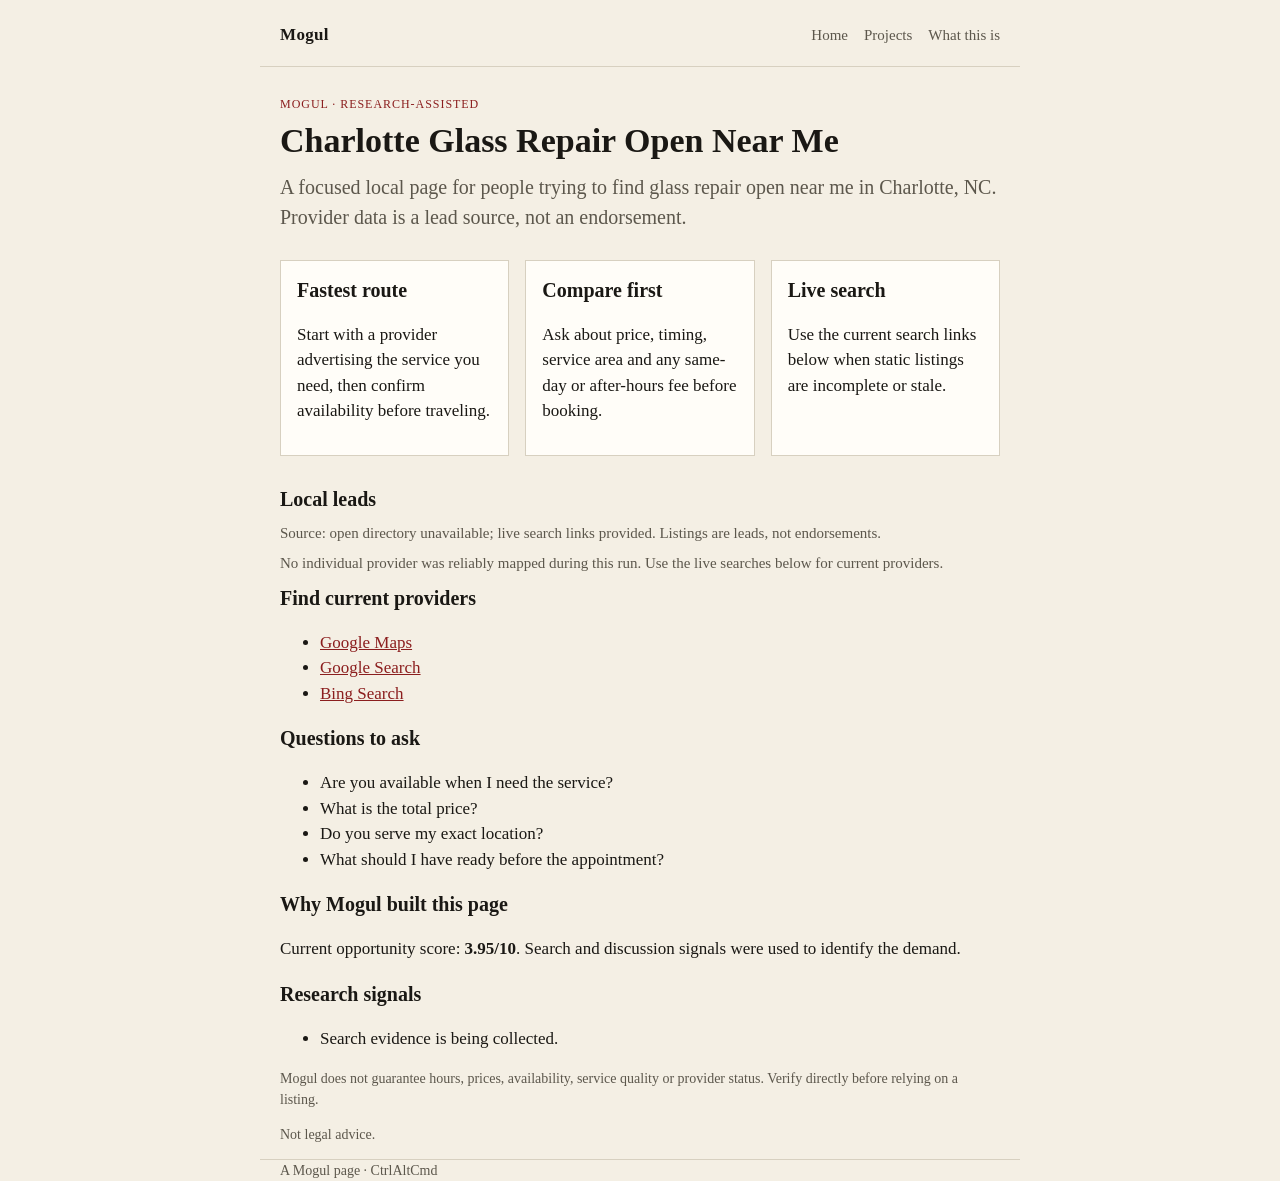
<file: projects/glass-repair-open/charlotte-nc-glass-repair-open-near-me.html>
<!doctype html>
<html lang="en"><head><meta charset="utf-8"><meta name="viewport" content="width=device-width,initial-scale=1">
<title>Charlotte Glass Repair Open Near Me | Mogul</title>
<meta name="description" content="A practical local directory for glass repair open near me in Charlotte, NC, with provider leads and live search shortcuts.">
<link rel="stylesheet" href="../../styles.css"></head><body><header class="wrap top"><a class="mark" href="../../index.html">Mogul</a><nav><a href="../../index.html">Home</a><a href="../../projects.html">Projects</a><a href="../../about.html">What this is</a></nav></header>
<main class="wrap"><p class="kicker">Mogul · research-assisted</p><h1>Charlotte Glass Repair Open Near Me</h1>
<p class="lede">A focused local page for people trying to find glass repair open near me in Charlotte, NC. Provider data is a lead source, not an endorsement.</p>
<section class="tri"><article><h2>Fastest route</h2><p>Start with a provider advertising the service you need, then confirm availability before traveling.</p></article><article><h2>Compare first</h2><p>Ask about price, timing, service area and any same-day or after-hours fee before booking.</p></article><article><h2>Live search</h2><p>Use the current search links below when static listings are incomplete or stale.</p></article></section>
<section><h2>Local leads</h2><p class="meta">Source: open directory unavailable; live search links provided. Listings are leads, not endorsements.</p><div class="providers"><p class="meta">No individual provider was reliably mapped during this run. Use the live searches below for current providers.</p></div></section>
<section><h2>Find current providers</h2><ul><li><a href="https://www.google.com/maps/search/glass%20repair%20open%20near%20me%20Charlotte%2C%20NC" target="_blank" rel="nofollow noopener">Google Maps</a></li><li><a href="https://www.google.com/search?q=glass%20repair%20open%20near%20me%20Charlotte%2C%20NC%20near%20me" target="_blank" rel="nofollow noopener">Google Search</a></li><li><a href="https://www.bing.com/search?q=glass%20repair%20open%20near%20me%20Charlotte%2C%20NC%20near%20me" target="_blank" rel="nofollow noopener">Bing Search</a></li></ul></section>
<section><h2>Questions to ask</h2><ul><li>Are you available when I need the service?</li><li>What is the total price?</li><li>Do you serve my exact location?</li><li>What should I have ready before the appointment?</li></ul></section>
<section><h2>Why Mogul built this page</h2><p>Current opportunity score: <strong>3.95/10</strong>. Search and discussion signals were used to identify the demand.</p></section>
<section><h2>Research signals</h2><ul><li>Search evidence is being collected.</li></ul></section>
<section class="fine"><p>Mogul does not guarantee hours, prices, availability, service quality or provider status. Verify directly before relying on a listing.</p><p>Not legal advice.</p></section></main>
<footer class="wrap">A Mogul page · CtrlAltCmd</footer></body></html>
</file>
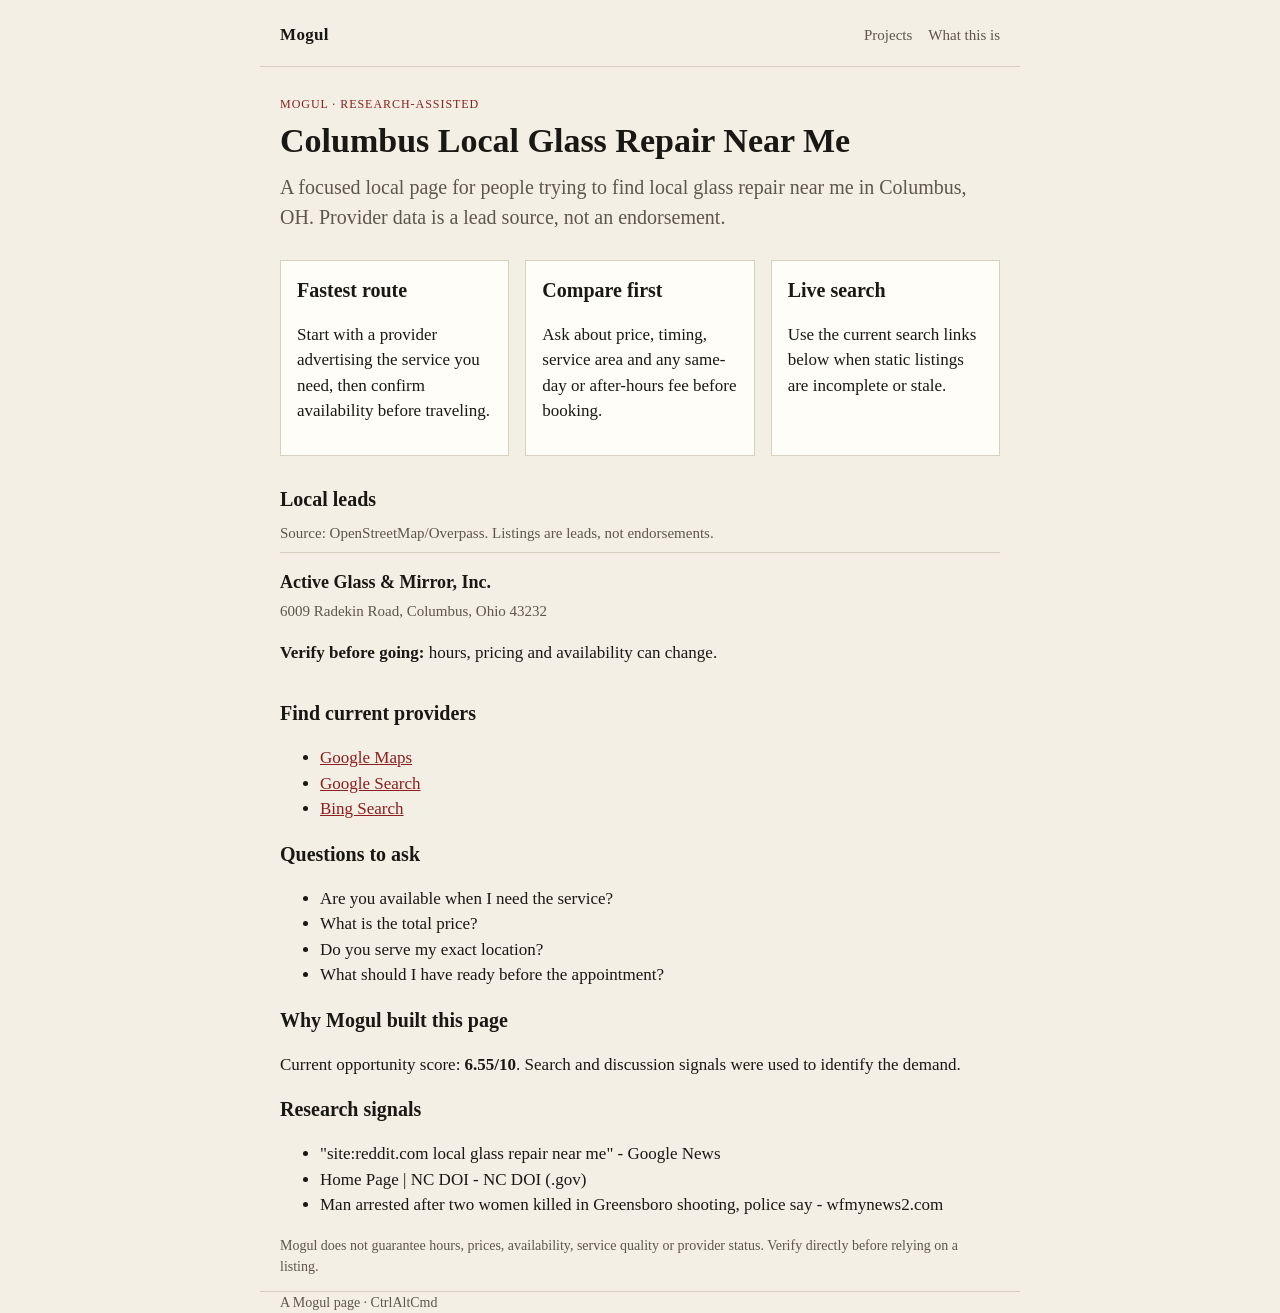
<file: projects/glass-repair/columbus-oh-local-glass-repair-near-me.html>
<!doctype html>
<html lang="en"><head><meta charset="utf-8"><meta name="viewport" content="width=device-width,initial-scale=1">
<title>Columbus Local Glass Repair Near Me | Mogul</title>
<meta name="description" content="A practical local directory for local glass repair near me in Columbus, OH, with provider leads and live search shortcuts.">
<link rel="stylesheet" href="../../styles.css"></head><body><header class="wrap top"><a class="mark" href="../../index.html">Mogul</a><nav><a href="../../projects.html">Projects</a><a href="../../about.html">What this is</a></nav></header>
<main class="wrap"><p class="kicker">Mogul · research-assisted</p><h1>Columbus Local Glass Repair Near Me</h1>
<p class="lede">A focused local page for people trying to find local glass repair near me in Columbus, OH. Provider data is a lead source, not an endorsement.</p>
<section class="tri"><article><h2>Fastest route</h2><p>Start with a provider advertising the service you need, then confirm availability before traveling.</p></article><article><h2>Compare first</h2><p>Ask about price, timing, service area and any same-day or after-hours fee before booking.</p></article><article><h2>Live search</h2><p>Use the current search links below when static listings are incomplete or stale.</p></article></section>
<section><h2>Local leads</h2><p class="meta">Source: OpenStreetMap/Overpass. Listings are leads, not endorsements.</p><div class="providers"><article class="listing"><h3>Active Glass &amp; Mirror, Inc.</h3><p class="meta">6009 Radekin Road, Columbus, Ohio 43232</p><p></p><p><strong>Verify before going:</strong> hours, pricing and availability can change.</p></article></div></section>
<section><h2>Find current providers</h2><ul><li><a href="https://www.google.com/maps/search/local%20glass%20repair%20near%20me%20Columbus%2C%20OH" target="_blank" rel="nofollow noopener">Google Maps</a></li><li><a href="https://www.google.com/search?q=local%20glass%20repair%20near%20me%20Columbus%2C%20OH%20near%20me" target="_blank" rel="nofollow noopener">Google Search</a></li><li><a href="https://www.bing.com/search?q=local%20glass%20repair%20near%20me%20Columbus%2C%20OH%20near%20me" target="_blank" rel="nofollow noopener">Bing Search</a></li></ul></section>
<section><h2>Questions to ask</h2><ul><li>Are you available when I need the service?</li><li>What is the total price?</li><li>Do you serve my exact location?</li><li>What should I have ready before the appointment?</li></ul></section>
<section><h2>Why Mogul built this page</h2><p>Current opportunity score: <strong>6.55/10</strong>. Search and discussion signals were used to identify the demand.</p></section>
<section><h2>Research signals</h2><ul><li>&quot;site:reddit.com local glass repair near me&quot; - Google News</li><li>Home Page | NC DOI - NC DOI (.gov)</li><li>Man arrested after two women killed in Greensboro shooting, police say - wfmynews2.com</li></ul></section>
<section class="fine"><p>Mogul does not guarantee hours, prices, availability, service quality or provider status. Verify directly before relying on a listing.</p></section></main>
<footer class="wrap">A Mogul page · CtrlAltCmd</footer></body></html>
</file>
<file: styles.css>
:root {
  --ink: #1a1814;
  --paper: #f4efe4;
  --rule: #d7d0c0;
  --accent: #8b1e1e;
  --mute: #5c574c;
}
* { box-sizing: border-box; }
html, body { margin: 0; padding: 0; }
body {
  font: 17px/1.5 "Iowan Old Style", "Palatino Linotype", Palatino, Georgia, serif;
  color: var(--ink);
  background: var(--paper);
}
.wrap { max-width: 760px; margin: 0 auto; padding: 0 20px; }
.top {
  display: flex; justify-content: space-between; align-items: baseline;
  padding-top: 22px; padding-bottom: 18px; border-bottom: 1px solid var(--rule);
}
.mark { font-weight: 700; letter-spacing: 0.02em; color: var(--ink); text-decoration: none; }
nav a { margin-left: 16px; color: var(--mute); text-decoration: none; font-size: 15px; }
h1 { font-size: 34px; line-height: 1.15; margin: 8px 0 12px; }
h2 { font-size: 20px; margin: 0 0 8px; }
.kicker { text-transform: uppercase; letter-spacing: 0.08em; font-size: 12px; color: var(--accent); margin: 28px 0 0; }
.lede { font-size: 20px; color: var(--mute); margin-top: 0; }
.tri { display: grid; gap: 16px; margin: 28px 0; }
@media (min-width: 720px) { .tri { grid-template-columns: 1fr 1fr 1fr; } }
.tri article {
  border: 1px solid var(--rule);
  padding: 14px 16px;
  background: #fffdf8;
}
.listing {
  border-top: 1px solid var(--rule);
  padding: 16px 0;
}
.listing h3 { margin: 0 0 4px; font-size: 18px; }
.meta { color: var(--mute); font-size: 15px; margin: 0 0 8px; }
.tag {
  display: inline-block; font-size: 11px; letter-spacing: 0.06em; text-transform: uppercase;
  border: 1px solid var(--rule); padding: 2px 6px; margin-right: 6px; color: var(--mute);
}
a { color: var(--accent); }
.cities { list-style: none; padding: 0; }
.cities li { border-top: 1px solid var(--rule); padding: 12px 0; }
.fine { color: var(--mute); font-size: 14px; }
footer { border-top: 1px solid var(--rule); margin-top: 48px; padding: 20px 20px 40px; color: var(--mute); font-size: 14px; }
.shipped { font-size: 14px; color: var(--mute); }
</file>
